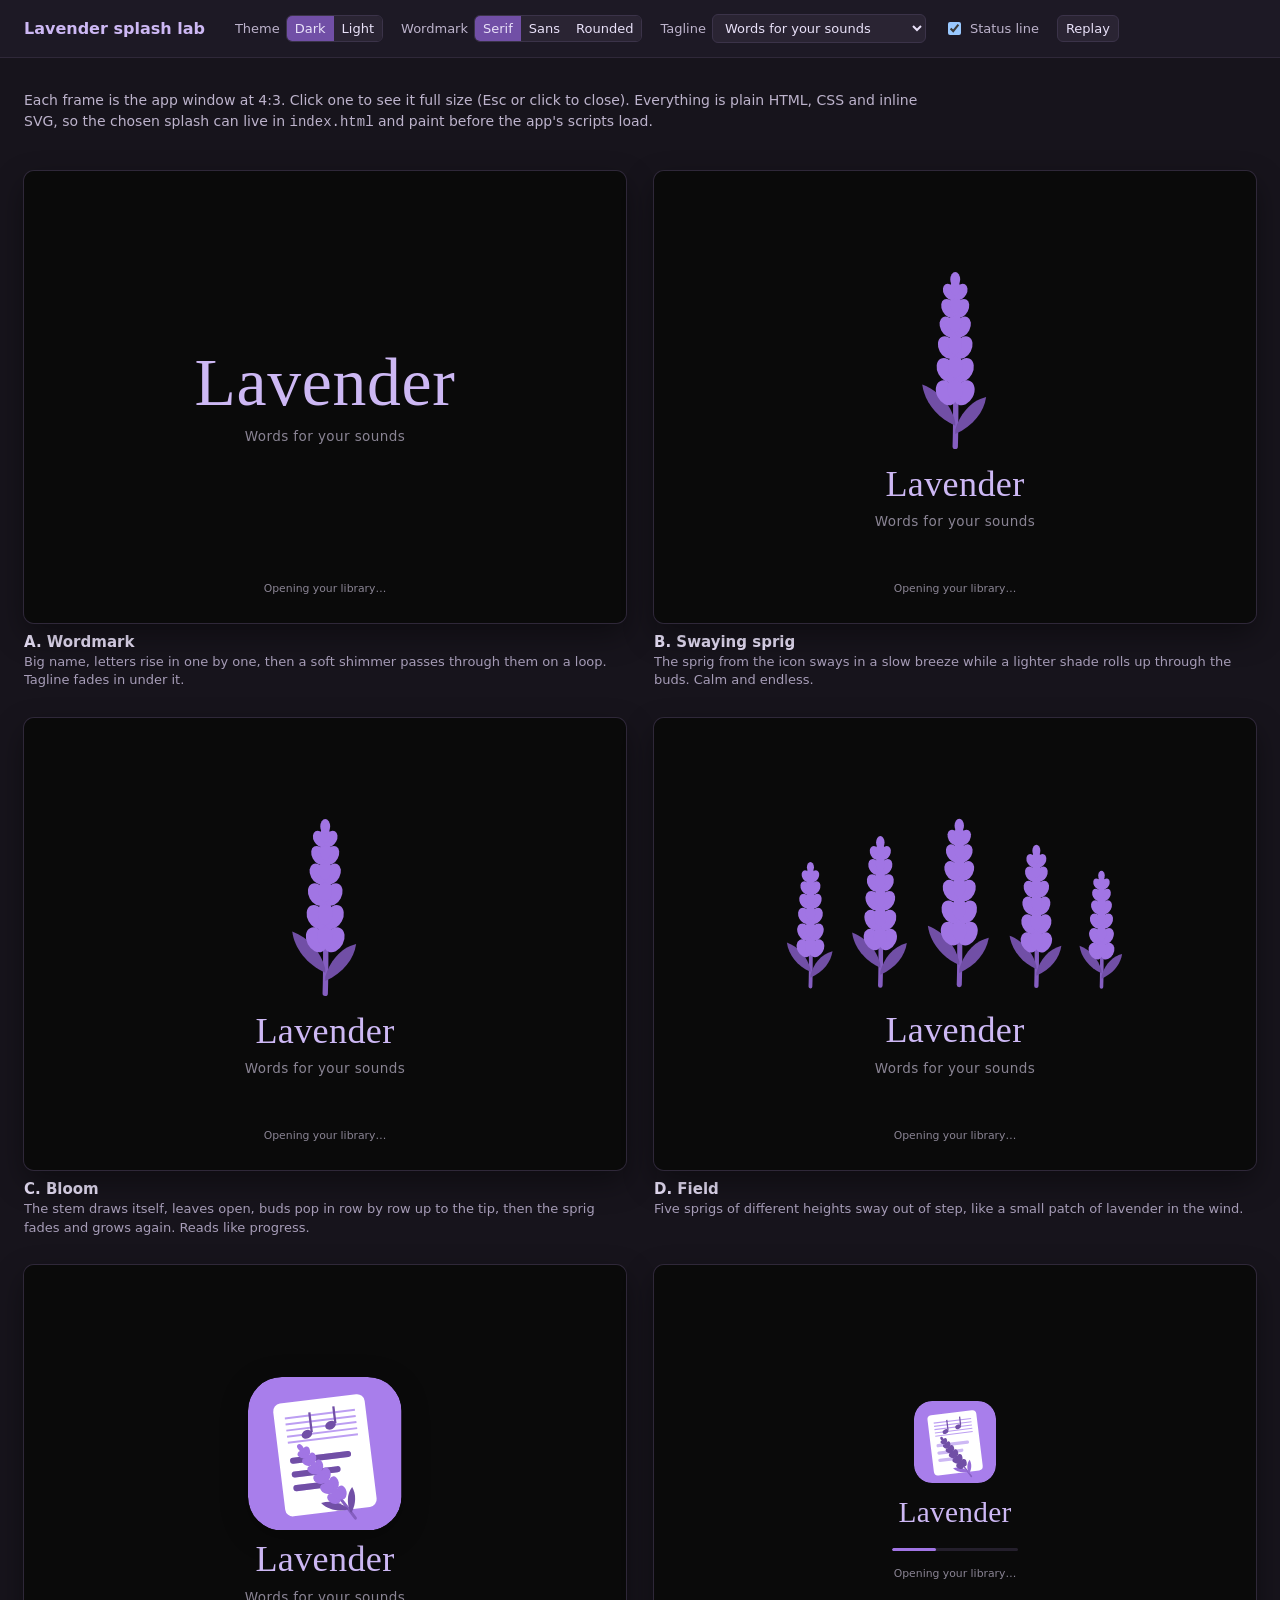
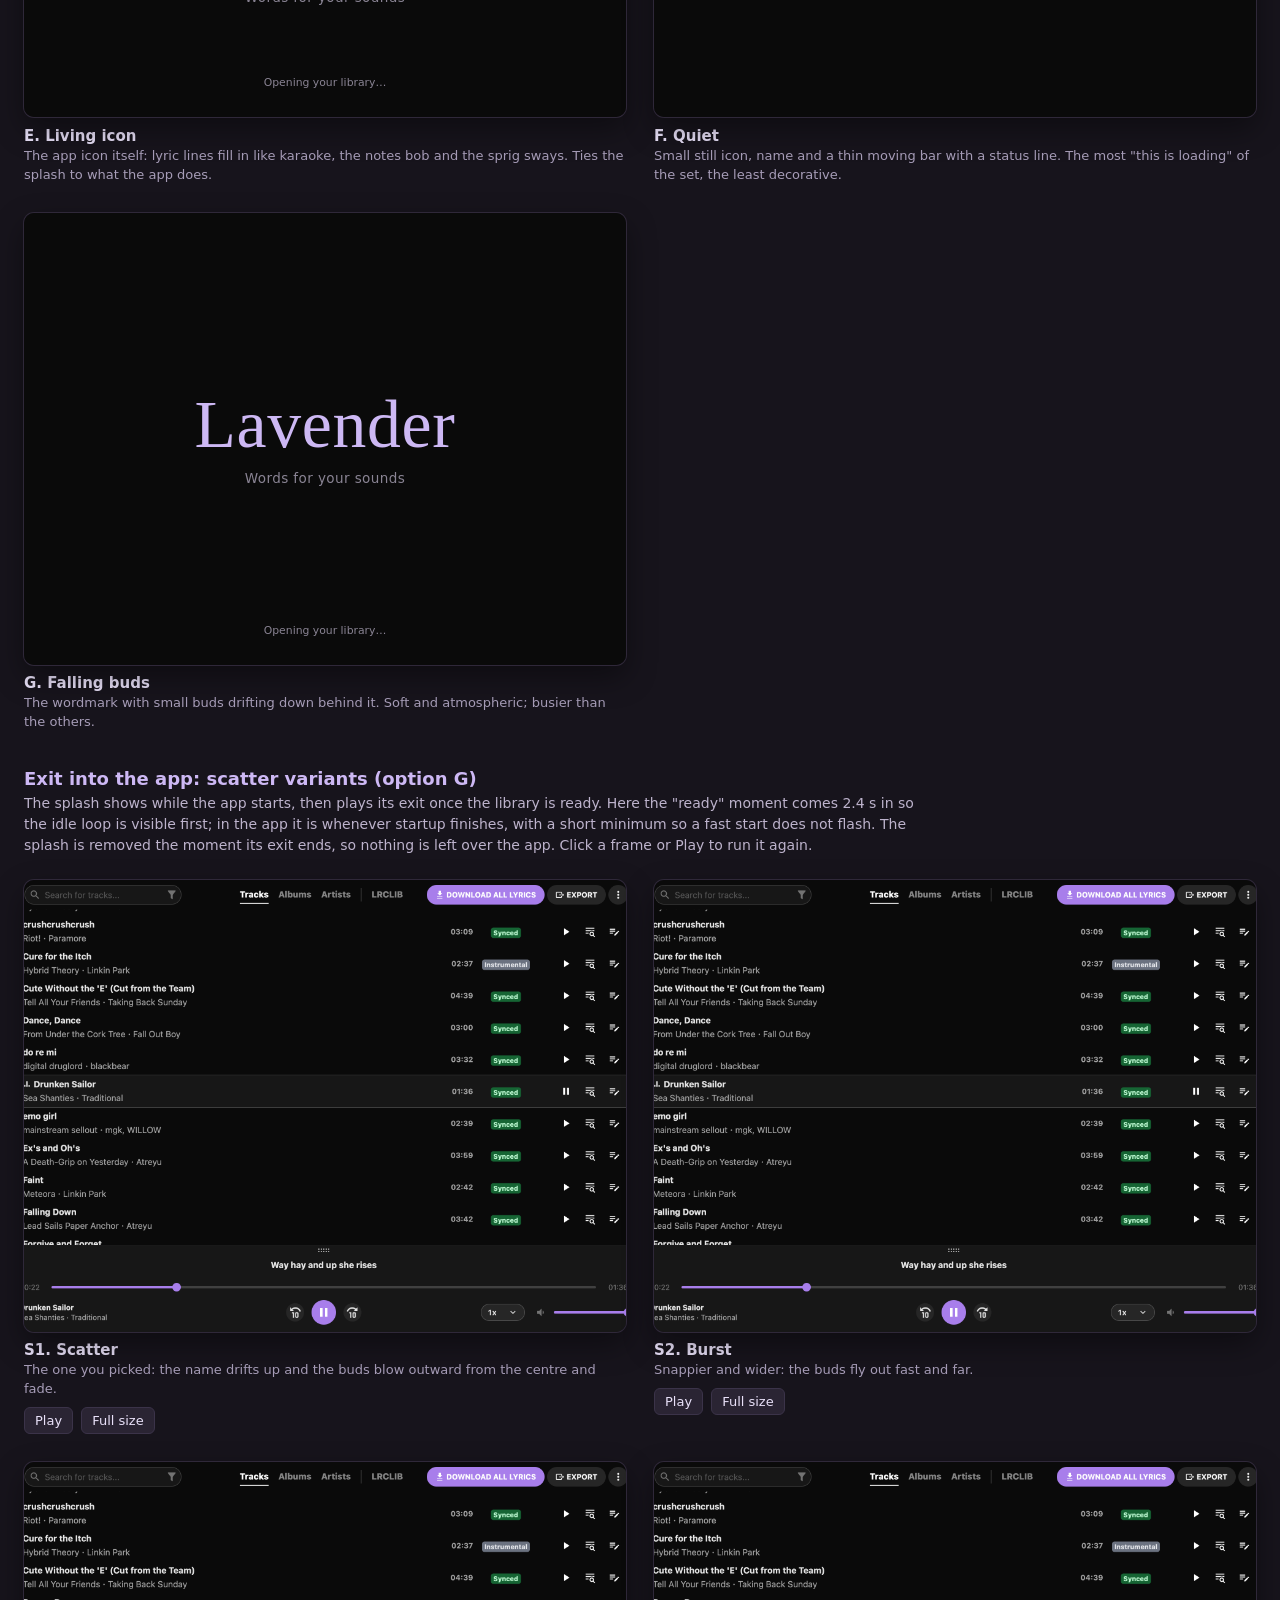
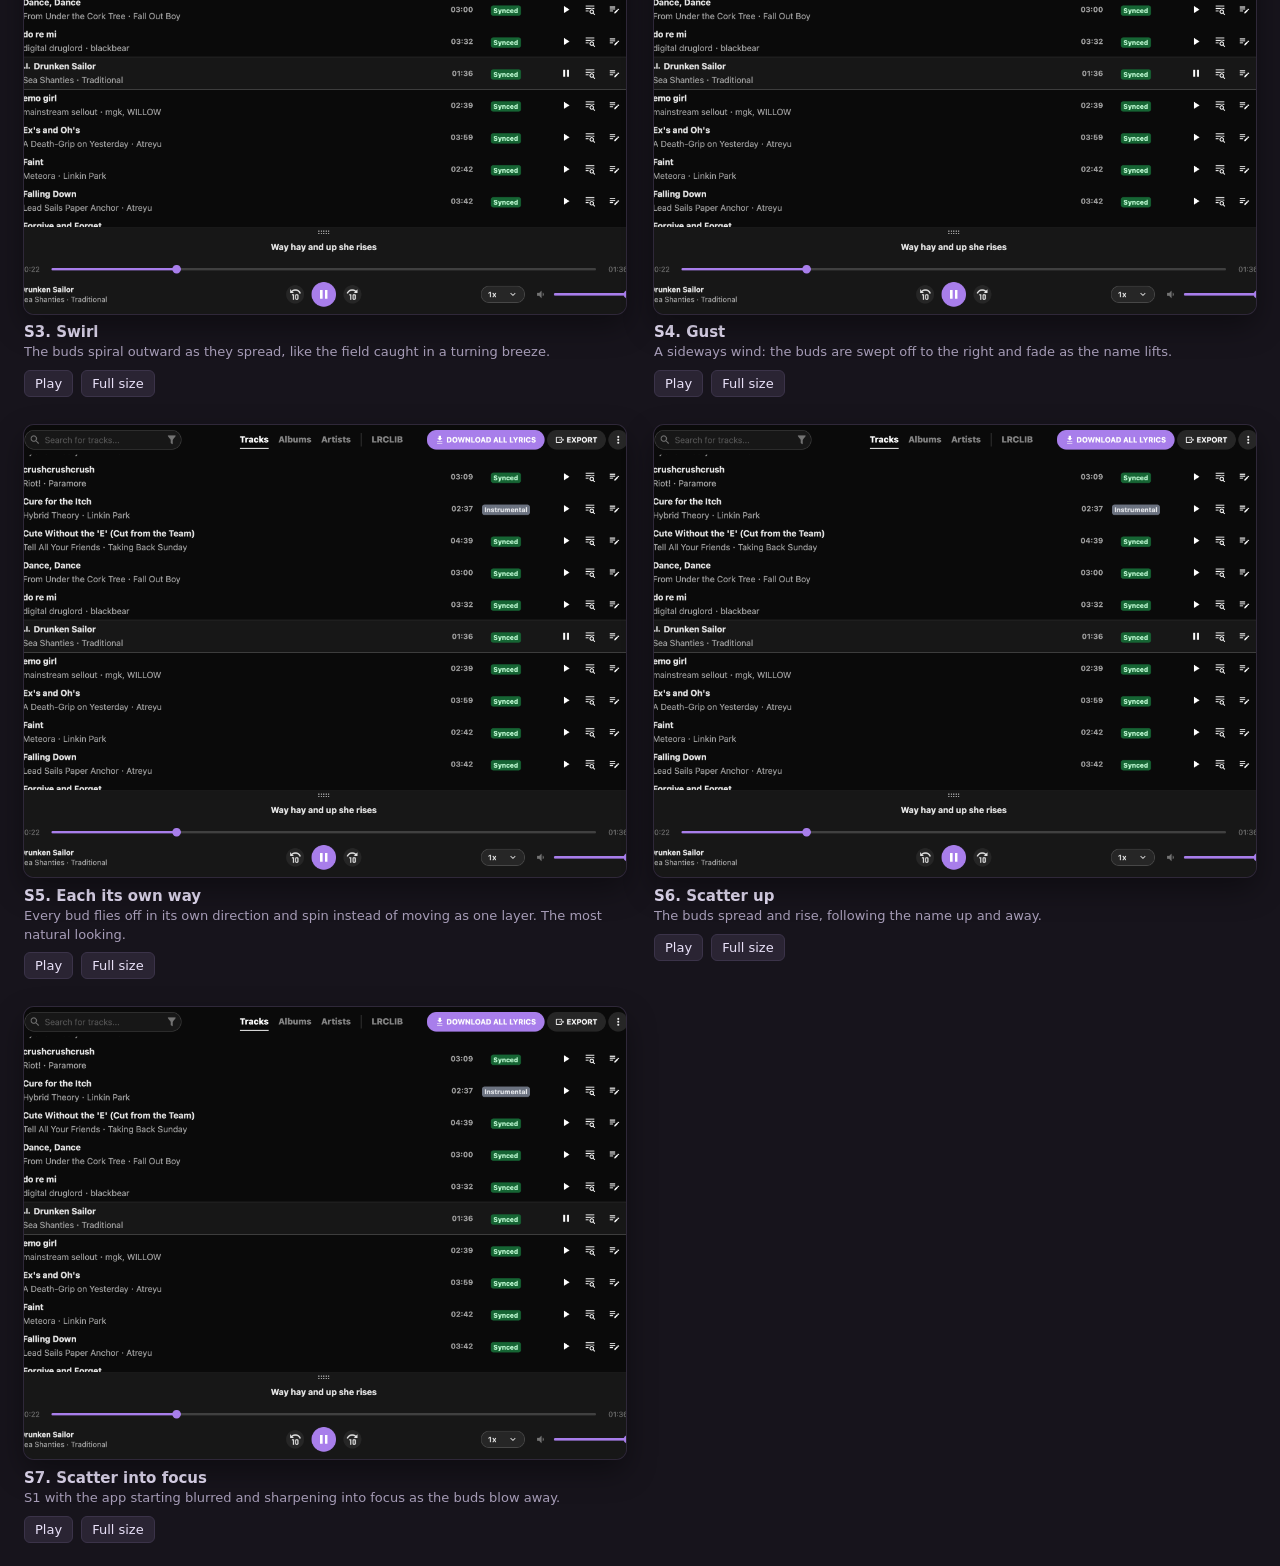
<file: labs/splash-lab.html>
<!doctype html>
<html lang="en">
  <head>
    <meta charset="UTF-8" />
    <meta name="viewport" content="width=device-width, initial-scale=1.0" />
    <title>Lavender splash lab</title>
    <style>
      /* Lab chrome */
      :root {
        color-scheme: dark;
        font-family: system-ui, -apple-system, 'Segoe UI', sans-serif;
      }
      body {
        margin: 0;
        background: #17141c;
        color: #e9e1f9;
      }
      header {
        position: sticky;
        top: 0;
        z-index: 10;
        display: flex;
        flex-wrap: wrap;
        gap: 18px;
        align-items: center;
        padding: 14px 24px;
        background: #1f1a27ee;
        backdrop-filter: blur(8px);
        border-bottom: 1px solid #2f2839;
      }
      header h1 {
        margin: 0 12px 0 0;
        font-size: 16px;
        font-weight: 700;
        color: #cdb8f4;
      }
      header label {
        display: flex;
        gap: 6px;
        align-items: center;
        font-size: 13px;
        color: #bdb3cc;
      }
      header select,
      header input[type='text'],
      header button {
        background: #2a2433;
        color: #e9e1f9;
        border: 1px solid #3b3349;
        border-radius: 6px;
        padding: 5px 8px;
        font: inherit;
        font-size: 13px;
      }
      header button {
        cursor: pointer;
      }
      header button:hover {
        background: #3b3349;
      }
      .seg {
        display: inline-flex;
        border: 1px solid #3b3349;
        border-radius: 6px;
        overflow: hidden;
      }
      .seg button {
        border: 0;
        border-radius: 0;
      }
      .seg button.on {
        background: #714fa6;
      }
      .intro {
        padding: 18px 24px 0;
        max-width: 900px;
        font-size: 14px;
        line-height: 1.5;
        color: #bdb3cc;
      }
      main {
        display: grid;
        grid-template-columns: repeat(auto-fill, minmax(440px, 1fr));
        gap: 28px;
        padding: 24px;
      }
      .card h2 {
        margin: 10px 0 2px;
        font-size: 15px;
      }
      .card p {
        margin: 0;
        font-size: 13px;
        line-height: 1.45;
        color: #a79db8;
      }
      .frame {
        position: relative;
        aspect-ratio: 4 / 3;
        container-type: size;
        border-radius: 10px;
        overflow: hidden;
        cursor: zoom-in;
        box-shadow:
          0 0 0 1px #2f2839,
          0 12px 30px #0006;
      }
      .overlay {
        position: fixed;
        inset: 0;
        z-index: 20;
        display: none;
      }
      .overlay.open {
        display: block;
      }
      .overlay .frame {
        position: absolute;
        inset: 0;
        aspect-ratio: auto;
        border-radius: 0;
        cursor: zoom-out;
      }
      .overlay .hint {
        position: absolute;
        top: 10px;
        right: 14px;
        z-index: 2;
        font-size: 12px;
        color: #8a8494;
      }

      /* Splash themes (dark matches neutral-950, light matches white) */
      .t-dark {
        --bg: #0a0a0a;
        --word: #cdb8f4;
        --glow: #f6f2fd;
        --muted: #8a8494;
        --bud: #a175e4;
        --bud2: #d5c5f6;
        --stem: #855ec1;
        --leaf: #714fa6;
        --track: #241f2c;
        --tile: #a87eeb;
      }
      .t-light {
        --bg: #ffffff;
        --word: #714fa6;
        --glow: #c5acf4;
        --muted: #7a7387;
        --bud: #714fa6;
        --bud2: #b592f1;
        --stem: #855ec1;
        --leaf: #966bd7;
        --track: #e8e0f9;
        --tile: #a87eeb;
      }
      .f-serif {
        --wfont: 'Iowan Old Style', 'Palatino Linotype', Palatino, 'Book Antiqua', Georgia, serif;
        --wweight: 500;
        --wtrack: 0.01em;
      }
      .f-sans {
        --wfont: system-ui, -apple-system, 'Segoe UI', sans-serif;
        --wweight: 300;
        --wtrack: 0.08em;
      }
      .f-rounded {
        --wfont: ui-rounded, 'SF Pro Rounded', 'Segoe UI Variable Display', 'Segoe UI', system-ui,
          sans-serif;
        --wweight: 600;
        --wtrack: 0.02em;
      }

      .splash {
        position: absolute;
        inset: 0;
        display: flex;
        flex-direction: column;
        align-items: center;
        justify-content: center;
        gap: 2.5cqmin;
        background: var(--bg);
        overflow: hidden;
      }
      .word {
        font-family: var(--wfont);
        font-weight: var(--wweight);
        letter-spacing: var(--wtrack);
        color: var(--word);
        font-size: 8cqmin;
        line-height: 1;
        white-space: nowrap;
      }
      .word.big {
        font-size: 15cqmin;
      }
      .tag {
        font-size: 3cqmin;
        color: var(--muted);
        letter-spacing: 0.03em;
        opacity: 0;
        animation: fade 0.9s ease-out 0.8s forwards;
      }
      .tag:empty {
        display: none;
      }
      .status {
        position: absolute;
        bottom: 6cqmin;
        left: 0;
        right: 0;
        text-align: center;
        font-size: 2.4cqmin;
        color: var(--muted);
        opacity: 0;
        animation: fade 0.6s ease-out 0.6s forwards;
      }
      .hide-status .status {
        display: none;
      }
      @keyframes fade {
        to {
          opacity: 1;
        }
      }

      /* Sprig (geometry taken from the app icon) */
      .sprig {
        overflow: visible;
      }
      .sprig .stem {
        fill: none;
        stroke: var(--stem);
        stroke-width: 2.6;
        stroke-linecap: round;
      }
      .sprig .leaf {
        fill: var(--leaf);
      }
      .sprig .bud ellipse {
        fill: var(--bud);
      }
      .sprig .sway,
      .sprig .bud,
      .sprig .leaf {
        transform-box: fill-box;
      }
      .sprig .sway {
        transform-origin: 50% 100%;
      }
      .sprig .bud {
        transform-origin: center;
      }
      .sprig .leaf {
        transform-origin: 50% 100%;
      }

      /* A: wordmark */
      .letters span {
        display: inline-block;
        opacity: 0;
        animation:
          rise 0.8s cubic-bezier(0.2, 0.7, 0.2, 1) calc(var(--i) * 70ms) forwards,
          glow 3.4s ease-in-out calc(1.3s + var(--i) * 110ms) infinite;
      }
      @keyframes rise {
        from {
          opacity: 0;
          transform: translateY(0.25em);
          filter: blur(4px);
        }
        to {
          opacity: 1;
          transform: none;
          filter: none;
        }
      }
      @keyframes glow {
        0%,
        55%,
        100% {
          color: var(--word);
        }
        25% {
          color: var(--glow);
        }
      }

      /* B: swaying sprig */
      .o-sway .sprig {
        height: 42cqmin;
      }
      .o-sway .sway {
        animation: sway 3.8s ease-in-out infinite alternate;
      }
      .o-sway .bud ellipse {
        animation: breathe 2.6s ease-in-out calc(var(--i) * 0.2s) infinite;
      }
      @keyframes sway {
        from {
          transform: rotate(-5deg);
        }
        to {
          transform: rotate(5deg);
        }
      }
      @keyframes breathe {
        0%,
        100% {
          fill: var(--bud);
        }
        50% {
          fill: var(--bud2);
        }
      }

      /* C: bloom (bud keyframes are generated per row in the script) */
      .o-bloom .sprig {
        height: 42cqmin;
      }
      .o-bloom .sway {
        animation:
          sway 3.8s ease-in-out infinite alternate,
          sprigfade 5s ease-in-out infinite;
      }
      .o-bloom .stem {
        stroke-dasharray: 1;
        animation: draw 5s ease-in-out infinite;
      }
      .o-bloom .leaf {
        animation: leafin 5s ease-out infinite;
      }
      @keyframes sprigfade {
        0%,
        84% {
          opacity: 1;
        }
        96%,
        100% {
          opacity: 0;
        }
      }
      @keyframes draw {
        0% {
          stroke-dashoffset: 1;
        }
        24%,
        100% {
          stroke-dashoffset: 0;
        }
      }
      @keyframes leafin {
        0%,
        6% {
          transform: scale(0);
        }
        18%,
        100% {
          transform: scale(1);
        }
      }

      /* D: field */
      .field {
        display: flex;
        align-items: flex-end;
        gap: 1cqmin;
        height: 40cqmin;
        margin-bottom: 2cqmin;
      }
      .field .sprig .sway {
        animation: sway var(--dur) ease-in-out var(--delay) infinite alternate;
      }
      .field .bud ellipse {
        animation: breathe 3s ease-in-out calc(var(--i) * 0.25s + var(--delay)) infinite;
      }

      /* E: lyric sheet */
      .o-sheet .icon {
        width: 34cqmin;
        height: 34cqmin;
        filter: drop-shadow(0 1.5cqmin 3cqmin #0004);
      }
      .o-sheet .fillbar {
        transform-box: fill-box;
        transform-origin: 0 50%;
        fill: #714fa6;
      }
      .o-sheet .b1 {
        animation: k1 4.2s ease-in-out infinite;
      }
      .o-sheet .b2 {
        animation: k2 4.2s ease-in-out infinite;
      }
      .o-sheet .b3 {
        animation: k3 4.2s ease-in-out infinite;
      }
      @keyframes k1 {
        0% {
          transform: scaleX(0);
        }
        22%,
        86% {
          transform: scaleX(1);
          opacity: 1;
        }
        100% {
          transform: scaleX(1);
          opacity: 0;
        }
      }
      @keyframes k2 {
        0%,
        24% {
          transform: scaleX(0);
        }
        44%,
        86% {
          transform: scaleX(1);
          opacity: 1;
        }
        100% {
          transform: scaleX(1);
          opacity: 0;
        }
      }
      @keyframes k3 {
        0%,
        46% {
          transform: scaleX(0);
        }
        62%,
        86% {
          transform: scaleX(1);
          opacity: 1;
        }
        100% {
          transform: scaleX(1);
          opacity: 0;
        }
      }
      .o-sheet .note {
        transform-box: fill-box;
        animation: bob 1.05s ease-in-out infinite alternate;
      }
      .o-sheet .note.n2 {
        animation-delay: 0.52s;
      }
      @keyframes bob {
        to {
          transform: translateY(-1.6px);
        }
      }
      .o-sheet .icon .sway {
        transform-box: fill-box;
        transform-origin: 50% 100%;
        animation: sway 3.8s ease-in-out infinite alternate;
      }

      /* F: quiet */
      .o-quiet img {
        width: 18cqmin;
        height: 18cqmin;
      }
      .o-quiet .word {
        font-size: 6.5cqmin;
        margin-top: 1cqmin;
      }
      .bar {
        position: relative;
        width: 28cqmin;
        height: 0.7cqmin;
        min-height: 2px;
        margin-top: 2cqmin;
        border-radius: 99px;
        background: var(--track);
        overflow: hidden;
      }
      .bar::after {
        content: '';
        position: absolute;
        inset: 0 auto 0 0;
        width: 35%;
        border-radius: inherit;
        background: var(--bud);
        animation: slide 1.4s cubic-bezier(0.45, 0, 0.55, 1) infinite;
      }
      @keyframes slide {
        from {
          transform: translateX(-100%);
        }
        to {
          transform: translateX(290%);
        }
      }
      .o-quiet .status {
        position: static;
        margin-top: 1cqmin;
      }
      .hide-status .o-quiet .status {
        display: block;
      }

      /* G: petals */
      .petals {
        position: absolute;
        inset: 0;
        pointer-events: none;
      }
      .petal {
        position: absolute;
        top: -4%;
        left: var(--x);
        animation: fall var(--dur) linear var(--delay) infinite;
      }
      .petal b {
        display: block;
      }
      .petal i {
        display: block;
        width: var(--s);
        height: calc(var(--s) * 1.45);
        border-radius: 50%;
        background: var(--c);
        opacity: 0.75;
        animation: drift calc(var(--dur) / 3) ease-in-out var(--delay) infinite alternate;
      }
      @keyframes fall {
        to {
          transform: translateY(108cqh);
        }
      }
      @keyframes drift {
        from {
          transform: translateX(-2.5cqmin) rotate(-30deg);
        }
        to {
          transform: translateX(2.5cqmin) rotate(35deg);
        }
      }
      .o-petals .word,
      .o-petals .tag {
        position: relative;
      }

      /* Exits into the app */
      .sec {
        margin: 12px 24px 0;
        font-size: 18px;
        color: #cdb8f4;
      }
      .sec + p {
        margin: 4px 24px 0;
        max-width: 900px;
        font-size: 14px;
        line-height: 1.5;
        color: #bdb3cc;
      }
      .card .row {
        display: flex;
        gap: 8px;
        margin-top: 8px;
      }
      .card .row button {
        background: #2a2433;
        color: #e9e1f9;
        border: 1px solid #3b3349;
        border-radius: 6px;
        padding: 5px 10px;
        font: inherit;
        font-size: 13px;
        cursor: pointer;
      }
      .card .row button:hover {
        background: #3b3349;
      }
      .exitframe {
        cursor: pointer;
      }
      .app-under {
        position: absolute;
        inset: 0;
        width: 100%;
        height: 100%;
        object-fit: cover;
        object-position: top;
        transform: scale(1.025);
        transition: transform 0.9s cubic-bezier(0.2, 0.7, 0.2, 1);
      }
      .exiting .app-under {
        transform: none;
      }
      .done .splash {
        display: none;
      }
      @keyframes out {
        from {
          opacity: 1;
        }
        to {
          opacity: 0;
        }
      }
      @keyframes liftout {
        from {
          opacity: 1;
          transform: none;
          filter: none;
        }
        to {
          opacity: 0;
          transform: translateY(-3cqmin);
          filter: blur(6px);
        }
      }
      @keyframes bgclear {
        to {
          background-color: transparent;
        }
      }
      /* Text always leaves first and fast, so it never sits over the app */
      .exiting .word,
      .exiting .tag,
      .exiting .status {
        animation: out 0.18s ease-out forwards;
      }

      /* D1 Dissolve: text out, then the dark fades in one piece */
      .x-dissolve.exiting .splash {
        animation: out 0.4s ease 0.12s forwards;
      }
      /* D2 Soft focus: as the dark fades the app sharpens out of a blur */
      .x-soft .app-under {
        filter: blur(10px);
        transition:
          transform 0.7s cubic-bezier(0.2, 0.7, 0.2, 1),
          filter 0.6s ease 0.1s;
      }
      .x-soft.exiting .app-under {
        filter: none;
      }
      .x-soft.exiting .splash {
        animation: out 0.45s ease 0.1s forwards;
      }
      /* D3 Quick: everything gone in a third of a second, no zoom */
      .x-quick .app-under {
        transform: none;
      }
      .x-quick.exiting .splash {
        animation: out 0.3s ease forwards;
      }

      /* L1 Lift: the name rises away, the dark clears, the buds fade a beat later */
      .x-lift.exiting .word,
      .x-lift.exiting .tag {
        animation: liftout 0.4s ease-in forwards;
      }
      .x-lift.exiting .splash {
        animation: bgclear 0.45s ease 0.15s forwards;
      }
      .x-lift.exiting .petals {
        animation: out 0.45s ease 0.35s forwards;
      }
      /* L2 Lift and drop: the name rises, the buds fall away off the bottom */
      @keyframes drop {
        to {
          transform: translateY(45cqh);
          opacity: 0;
        }
      }
      .x-drop.exiting .word,
      .x-drop.exiting .tag {
        animation: liftout 0.4s ease-in forwards;
      }
      .x-drop.exiting .splash {
        animation: bgclear 0.45s ease 0.15s forwards;
      }
      .x-drop.exiting .petals {
        animation: drop 0.7s cubic-bezier(0.5, 0, 0.9, 0.6) forwards;
      }
      /* L3 Lift and scatter: the name rises, the buds blow outward and fade */
      @keyframes scatter {
        to {
          transform: scale(1.7);
          opacity: 0;
        }
      }
      .x-scatter.exiting .word,
      .x-scatter.exiting .tag {
        animation: liftout 0.4s ease-in forwards;
      }
      .x-scatter.exiting .splash {
        animation: bgclear 0.45s ease 0.1s forwards;
      }
      .x-scatter.exiting .petals {
        animation: scatter 0.65s cubic-bezier(0.2, 0.6, 0.3, 1) forwards;
      }
      /* L4 Curtain: the name lifts and the whole splash rises off the top */
      @keyframes curtain {
        to {
          transform: translateY(-100%);
        }
      }
      .x-curtain.exiting .word,
      .x-curtain.exiting .tag {
        animation: liftout 0.3s ease-in forwards;
      }
      .x-curtain.exiting .splash {
        animation: curtain 0.65s cubic-bezier(0.7, 0, 0.25, 1) 0.1s forwards;
      }

      /* Scatter family: the name always lifts away and the dark clears */
      /* The name is nearly gone (ease-out, 0.2 s) before the dark starts to
         clear at 0.18 s, so it never shows over the app */
      .s-fam.exiting .word,
      .s-fam.exiting .tag {
        animation: liftout 0.2s ease-out forwards;
      }
      .s-fam.exiting .splash {
        animation: bgclear 0.45s ease 0.18s forwards;
      }
      .s-fam .petals {
        transform-origin: 50% 50%;
      }
      @keyframes burst {
        to {
          transform: scale(2.6);
          opacity: 0;
        }
      }
      @keyframes swirl {
        to {
          transform: rotate(28deg) scale(1.9);
          opacity: 0;
        }
      }
      @keyframes gust {
        to {
          transform: translateX(38cqw) skewX(-12deg) scale(1.2);
          opacity: 0;
        }
      }
      @keyframes scatterup {
        to {
          transform: translateY(-18cqh) scale(1.6);
          opacity: 0;
        }
      }
      @keyframes ownway {
        to {
          transform: translate(var(--dx), var(--dy)) rotate(var(--rot)) scale(1.5);
          opacity: 0;
        }
      }
      .x-s1.exiting .petals,
      .x-s7.exiting .petals {
        animation: scatter 0.65s cubic-bezier(0.2, 0.6, 0.3, 1) forwards;
      }
      .x-s2.exiting .petals {
        animation: burst 0.5s cubic-bezier(0.1, 0.8, 0.3, 1) forwards;
      }
      .x-s3.exiting .petals {
        animation: swirl 0.75s cubic-bezier(0.3, 0.5, 0.3, 1) forwards;
      }
      .x-s4.exiting .petals {
        animation: gust 0.6s cubic-bezier(0.5, 0, 0.8, 0.5) forwards;
      }
      .x-s5.exiting .petal b {
        animation: ownway 0.7s cubic-bezier(0.15, 0.7, 0.3, 1) forwards;
      }
      .x-s6.exiting .petals {
        animation: scatterup 0.7s cubic-bezier(0.3, 0.5, 0.3, 1) forwards;
      }
      .x-s7 .app-under {
        filter: blur(10px);
        transition:
          transform 0.7s cubic-bezier(0.2, 0.7, 0.2, 1),
          filter 0.6s ease 0.1s;
      }
      .x-s7.exiting .app-under {
        filter: none;
      }

      @media (prefers-reduced-motion: reduce) {
        .splash *,
        .splash *::after {
          animation-duration: 0.01s !important;
          animation-iteration-count: 1 !important;
        }
      }
    </style>
  </head>
  <body>
    <header>
      <h1>Lavender splash lab</h1>
      <label
        >Theme
        <span class="seg" data-ctl="theme">
          <button data-v="dark" class="on">Dark</button><button data-v="light">Light</button>
        </span>
      </label>
      <label
        >Wordmark
        <span class="seg" data-ctl="font">
          <button data-v="serif" class="on">Serif</button><button data-v="sans">Sans</button
          ><button data-v="rounded">Rounded</button>
        </span>
      </label>
      <label
        >Tagline
        <select id="tagline">
          <option value="">None</option>
          <option selected>Words for your sounds</option>
          <option>Lyrics for your library</option>
          <option>Synced lyrics, found offline</option>
          <option>Every song, every word</option>
          <option value="__custom">Custom…</option>
        </select>
        <input id="custom" type="text" placeholder="Your tagline" hidden />
      </label>
      <label><input id="status" type="checkbox" checked /> Status line</label>
      <button id="replay">Replay</button>
    </header>

    <p class="intro">
      Each frame is the app window at 4:3. Click one to see it full size (Esc or click to close).
      Everything is plain HTML, CSS and inline SVG, so the chosen splash can live in
      <code>index.html</code> and paint before the app's scripts load.
    </p>

    <main id="grid"></main>

    <h2 class="sec">Exit into the app: scatter variants (option G)</h2>
    <p>
      The splash shows while the app starts, then plays its exit once the library is ready. Here the
      "ready" moment comes 2.4 s in so the idle loop is visible first; in the app it is whenever
      startup finishes, with a short minimum so a fast start does not flash. The splash is removed
      the moment its exit ends, so nothing is left over the app. Click a frame or Play to run it
      again.
    </p>
    <main id="exits"></main>

    <div class="overlay" id="overlay">
      <span class="hint">Esc or click to close</span>
    </div>

    <script>
      const ROWS = [
        // [y, side offset, side rx, side ry, mid y, mid rx, mid ry]
        [-26, 4.37, 4.6, 6.4, -28, 3.68, 6.08],
        [-37, 4.18, 4.4, 6.2, -39, 3.52, 5.89],
        [-48, 3.89, 4.1, 5.8, -50, 3.28, 5.51],
        [-58, 3.52, 3.7, 5.3, -60, 2.96, 5.03],
        [-67, 3.13, 3.3, 4.8, -69, 2.64, 4.56],
        [-75, 2.75, 2.9, 4.2, -77, 2.32, 3.99],
      ]

      function sprigInner() {
        let s =
          '<path class="stem" pathLength="1" d="M0 0 C1 -30 -1 -60 0 -78"/>' +
          '<path class="leaf" d="M0 -10 C-9 -14 -15 -22 -16 -30 C-8 -27 -2 -20 0 -12Z"/>' +
          '<path class="leaf" d="M0 -6 C9 -10 14 -17 15 -24 C7 -22 2 -15 0 -8Z"/>'
        ROWS.forEach(([y, o, rx, ry, my, mrx, mry], i) => {
          s += `<g class="bud r${i}" style="--i:${i}"><ellipse cx="${-o}" cy="${y}" rx="${rx}" ry="${ry}" transform="rotate(-28 ${-o} ${y})"/></g>`
          s += `<g class="bud r${i}" style="--i:${i}"><ellipse cx="${o}" cy="${y}" rx="${rx}" ry="${ry}" transform="rotate(28 ${o} ${y})"/></g>`
          s += `<g class="bud r${i}" style="--i:${i}"><ellipse cx="0" cy="${my}" rx="${mrx}" ry="${mry}"/></g>`
        })
        s += '<g class="bud r6" style="--i:6"><ellipse cx="0" cy="-81" rx="2.4" ry="3.6"/></g>'
        return s
      }

      const sprig = (style = '') =>
        `<svg class="sprig" viewBox="-20 -88 40 92" style="${style}" aria-hidden="true"><g class="sway">${sprigInner()}</g></svg>`

      // Bloom: one keyframe set per bud row so every row pops in turn and all
      // fade together, in a single 5 s loop.
      ;(function bloomKeyframes() {
        let css = ''
        for (let i = 0; i <= 6; i++) {
          const start = 16 + i * 6
          css += `@keyframes bloom${i}{0%,${start}%{transform:scale(0)}${start + 5}%{transform:scale(1.15)}${start + 8}%,100%{transform:scale(1)}}`
          css += `.o-bloom .r${i}{animation:bloom${i} 5s ease-out infinite}`
        }
        const el = document.createElement('style')
        el.textContent = css
        document.head.appendChild(el)
      })()

      const letters = w =>
        [...w].map((c, i) => `<span style="--i:${i}">${c}</span>`).join('')

      const sheetIcon = () => `
        <svg class="icon" viewBox="0 0 100 100" aria-hidden="true">
          <defs><clipPath id="tile"><rect width="100" height="100" rx="22"/></clipPath></defs>
          <g clip-path="url(#tile)">
            <rect width="100" height="100" rx="22" fill="var(--tile)"/>
            <g transform="rotate(-7 50 50)">
              <rect x="20" y="14" width="60" height="74" rx="5" fill="#fff"/>
              ${[24, 28, 32, 36, 40].map(y => `<line x1="27" x2="73" y1="${y}" y2="${y}" stroke="#bc9ef2" stroke-width="1.3"/>`).join('')}
              <g class="note"><ellipse cx="40" cy="36" rx="3.6" ry="2.7" transform="rotate(-20 40 36)" fill="#714fa6"/><line x1="43.3" x2="43.3" y1="35" y2="22" stroke="#714fa6" stroke-width="1.5"/></g>
              <g class="note n2"><ellipse cx="56" cy="32" rx="3.6" ry="2.7" transform="rotate(-20 56 32)" fill="#714fa6"/><line x1="59.3" x2="59.3" y1="31" y2="20" stroke="#714fa6" stroke-width="1.5"/></g>
              <rect x="27" y="50" width="40" height="4" rx="2" fill="#cdb8f4"/>
              <rect x="27" y="59" width="32" height="4" rx="2" fill="#cdb8f4"/>
              <rect x="27" y="68" width="22" height="4" rx="2" fill="#cdb8f4"/>
              <rect class="fillbar b1" x="27" y="50" width="40" height="4" rx="2"/>
              <rect class="fillbar b2" x="27" y="59" width="32" height="4" rx="2"/>
              <rect class="fillbar b3" x="27" y="68" width="22" height="4" rx="2"/>
            </g>
            <g transform="translate(70 92) rotate(-38) scale(0.72)">
              <g class="sprig"><g class="sway">${sprigInner()}</g></g>
            </g>
          </g>
        </svg>`

      const field = () => {
        const sprigs = [
          [30, 4.4, -1.1],
          [36, 3.6, -2.3],
          [40, 4.0, 0],
          [34, 3.3, -0.7],
          [28, 4.8, -1.9],
        ]
        return `<div class="field">${sprigs
          .map(([h, dur, delay]) =>
            sprig(`height:${h}cqmin;--dur:${dur}s;--delay:${delay}s`)
          )
          .join('')}</div>`
      }

      const petals = () => {
        let s = '<div class="petals">'
        for (let i = 0; i < 26; i++) {
          const x = (i * 37) % 100
          const dur = 7 + ((i * 13) % 6)
          const delay = -((i * 1.7) % dur)
          const size = 0.9 + ((i * 7) % 5) * 0.25
          const c = i % 3 ? 'var(--bud)' : 'var(--bud2)'
          // own scatter direction: outward from the centre line, with some spread
          const dx = ((x - 50) * 0.9 + (((i * 29) % 21) - 10) * 1.5).toFixed(1)
          const dy = ((((i * 17) % 23) - 11) * 2.2).toFixed(1)
          const rot = (((i * 47) % 140) - 70).toString()
          s += `<span class="petal" style="--x:${x}%;--dur:${dur}s;--delay:${delay}s"><b style="--dx:${dx}cqw;--dy:${dy}cqh;--rot:${rot}deg"><i style="--s:${size}cqmin;--c:${c}"></i></b></span>`
        }
        return s + '</div>'
      }

      const OPTIONS = [
        {
          id: 'word',
          name: 'A. Wordmark',
          note: 'Big name, letters rise in one by one, then a soft shimmer passes through them on a loop. Tagline fades in under it.',
          body: () =>
            `<div class="word big letters">${letters('Lavender')}</div><div class="tag">{tag}</div>`,
        },
        {
          id: 'sway',
          name: 'B. Swaying sprig',
          note: 'The sprig from the icon sways in a slow breeze while a lighter shade rolls up through the buds. Calm and endless.',
          body: () =>
            `${sprig()}<div class="word">Lavender</div><div class="tag">{tag}</div>`,
        },
        {
          id: 'bloom',
          name: 'C. Bloom',
          note: 'The stem draws itself, leaves open, buds pop in row by row up to the tip, then the sprig fades and grows again. Reads like progress.',
          body: () =>
            `${sprig()}<div class="word">Lavender</div><div class="tag">{tag}</div>`,
        },
        {
          id: 'field',
          name: 'D. Field',
          note: 'Five sprigs of different heights sway out of step, like a small patch of lavender in the wind.',
          body: () => `${field()}<div class="word">Lavender</div><div class="tag">{tag}</div>`,
        },
        {
          id: 'sheet',
          name: 'E. Living icon',
          note: 'The app icon itself: lyric lines fill in like karaoke, the notes bob and the sprig sways. Ties the splash to what the app does.',
          body: () => `${sheetIcon()}<div class="word">Lavender</div><div class="tag">{tag}</div>`,
        },
        {
          id: 'quiet',
          name: 'F. Quiet',
          note: 'Small still icon, name and a thin moving bar with a status line. The most "this is loading" of the set, the least decorative.',
          body: () =>
            `<img src="/app-icon.svg" alt=""/><div class="word">Lavender</div><div class="bar"></div><div class="status">{status}</div>`,
          ownStatus: true,
        },
        {
          id: 'petals',
          name: 'G. Falling buds',
          note: 'The wordmark with small buds drifting down behind it. Soft and atmospheric; busier than the others.',
          body: () =>
            `${petals()}<div class="word big letters">${letters('Lavender')}</div><div class="tag">{tag}</div>`,
        },
      ]

      const state = { theme: 'dark', font: 'serif', tag: 'Words for your sounds', status: true }
      const STATUS = 'Opening your library…'

      function splashHTML(opt) {
        const body = opt
          .body()
          .replace('{tag}', escapeHTML(state.tag))
          .replace('{status}', STATUS)
        const status = opt.ownStatus ? '' : `<div class="status">${STATUS}</div>`
        return `<div class="splash o-${opt.id}">${body}${status}</div>`
      }

      function frameClasses() {
        return `frame t-${state.theme} f-${state.font} ${state.status ? '' : 'hide-status'}`
      }

      function render() {
        const grid = document.getElementById('grid')
        grid.innerHTML = OPTIONS.map(
          opt => `
          <section class="card">
            <div class="${frameClasses()}" data-id="${opt.id}">${splashHTML(opt)}</div>
            <h2>${opt.name}</h2>
            <p>${opt.note}</p>
          </section>`
        ).join('')
        const open = overlay.dataset.id
        if (open) showFull(open)
      }

      const overlay = document.getElementById('overlay')
      function showFull(id) {
        const opt = OPTIONS.find(o => o.id === id)
        overlay.dataset.id = id
        overlay.querySelector('.frame')?.remove()
        overlay.insertAdjacentHTML(
          'beforeend',
          `<div class="${frameClasses()}">${splashHTML(opt)}</div>`
        )
        overlay.classList.add('open')
      }
      function closeFull() {
        overlay.classList.remove('open')
        overlay.querySelector('.frame')?.remove()
        delete overlay.dataset.id
      }

      const escapeHTML = s =>
        s.replace(/[&<>"]/g, c => ({ '&': '&amp;', '<': '&lt;', '>': '&gt;', '"': '&quot;' })[c])

      document.getElementById('grid').addEventListener('click', e => {
        const f = e.target.closest('.frame')
        if (f) showFull(f.dataset.id)
      })
      overlay.addEventListener('click', closeFull)
      document.addEventListener('keydown', e => e.key === 'Escape' && closeFull())

      document.querySelectorAll('.seg').forEach(seg =>
        seg.addEventListener('click', e => {
          const b = e.target.closest('button')
          if (!b) return
          seg.querySelectorAll('button').forEach(x => x.classList.toggle('on', x === b))
          state[seg.dataset.ctl] = b.dataset.v
          render()
        })
      )
      const tagSel = document.getElementById('tagline')
      const custom = document.getElementById('custom')
      tagSel.addEventListener('change', () => {
        custom.hidden = tagSel.value !== '__custom'
        state.tag = tagSel.value === '__custom' ? custom.value : tagSel.value
        render()
      })
      custom.addEventListener('input', () => {
        state.tag = custom.value
        render()
      })
      document.getElementById('status').addEventListener('change', e => {
        state.status = e.target.checked
        render()
      })
      document.getElementById('replay').addEventListener('click', () => {
        render()
        renderExits()
      })

      // ms: when the last piece of the exit has finished; the splash is
      // removed right then so nothing lingers over the app.
      const EXITS = [
        {
          id: 's1',
          ms: 650,
          name: 'S1. Scatter',
          note: 'The one you picked: the name drifts up and the buds blow outward from the centre and fade.',
        },
        {
          id: 's2',
          ms: 640,
          name: 'S2. Burst',
          note: 'Snappier and wider: the buds fly out fast and far.',
        },
        {
          id: 's3',
          ms: 750,
          name: 'S3. Swirl',
          note: 'The buds spiral outward as they spread, like the field caught in a turning breeze.',
        },
        {
          id: 's4',
          ms: 640,
          name: 'S4. Gust',
          note: 'A sideways wind: the buds are swept off to the right and fade as the name lifts.',
        },
        {
          id: 's5',
          ms: 700,
          name: 'S5. Each its own way',
          note: 'Every bud flies off in its own direction and spin instead of moving as one layer. The most natural looking.',
        },
        {
          id: 's6',
          ms: 700,
          name: 'S6. Scatter up',
          note: 'The buds spread and rise, following the name up and away.',
        },
        {
          id: 's7',
          ms: 700,
          name: 'S7. Scatter into focus',
          note: 'S1 with the app starting blurred and sharpening into focus as the buds blow away.',
        },
      ]
      const timers = new Map()

      function playExit(id, frame) {
        const ms = EXITS.find(x => x.id === id).ms
        const g = OPTIONS.find(o => o.id === 'petals')
        clearTimeout(timers.get(frame))
        frame.className = `${frameClasses()} exitframe s-fam x-${id}`
        frame.innerHTML = `<img class="app-under" src="/screenshots/lavender/01-tracks.png" alt="">${splashHTML(g)}`
        timers.set(
          frame,
          setTimeout(() => {
            frame.classList.add('exiting')
            timers.set(frame, setTimeout(() => frame.classList.add('done'), ms))
          }, 2400)
        )
      }

      function renderExits() {
        const box = document.getElementById('exits')
        box.innerHTML = EXITS.map(
          x => `
          <section class="card">
            <div class="frame exitframe" data-exit="${x.id}"></div>
            <h2>${x.name}</h2>
            <p>${x.note}</p>
            <div class="row"><button data-play="${x.id}">Play</button><button data-full="${x.id}">Full size</button></div>
          </section>`
        ).join('')
        box.querySelectorAll('[data-exit]').forEach(f => playExit(f.dataset.exit, f))
      }

      document.getElementById('exits').addEventListener('click', e => {
        const t = e.target.closest('[data-exit],[data-play],[data-full]')
        if (!t) return
        if (t.dataset.full) {
          overlay.querySelector('.frame')?.remove()
          overlay.insertAdjacentHTML('beforeend', '<div class="frame"></div>')
          overlay.dataset.id = ''
          overlay.classList.add('open')
          playExit(t.dataset.full, overlay.querySelector('.frame'))
          return
        }
        const id = t.dataset.exit || t.dataset.play
        playExit(id, document.querySelector(`[data-exit="${id}"]`))
      })

      render()
      renderExits()
    </script>
  </body>
</html>
</file>
